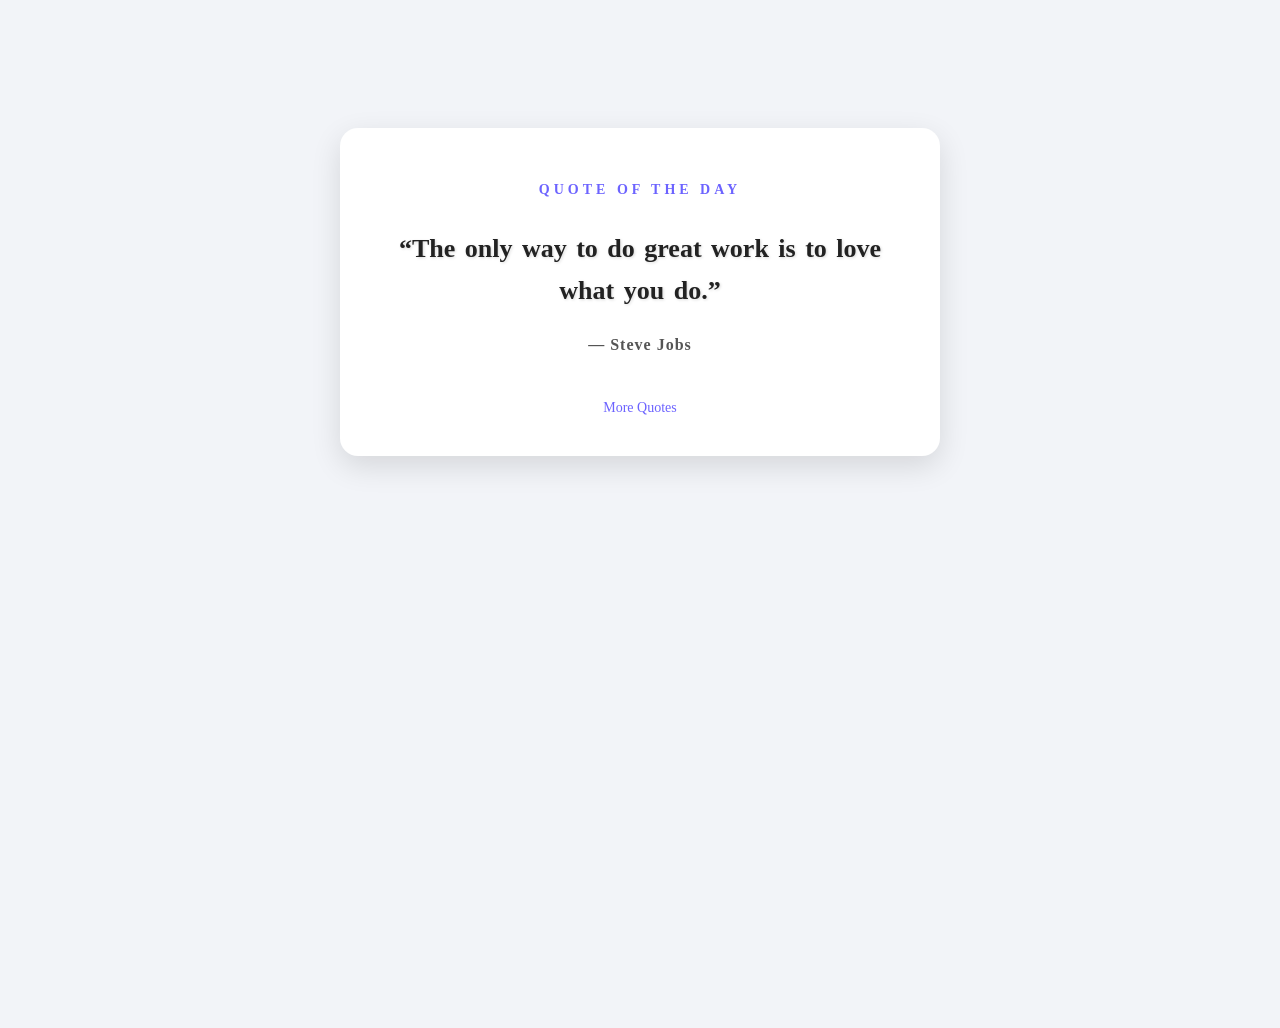
<file: index.html>
<!DOCTYPE html>
<html lang="en">
<head>
    <meta charset="UTF-8">
    <meta name="viewport" content="width=device-width, initial-scale=1.0">
    <title>Quote Card</title>

    <link rel="stylesheet" href="style.css">
</head>

<body>

    <main class="quote-card">

        <p class="label">Quote of the Day</p>

        <blockquote>
            “The only way to do great work is to love what you do.”
        </blockquote>

        <p class="author">— Steve Jobs</p>

        <a href="https://www.goodreads.com/quotes" class="more-quotes">More Quotes</a>

    </main>

</body>
</html>
</file>
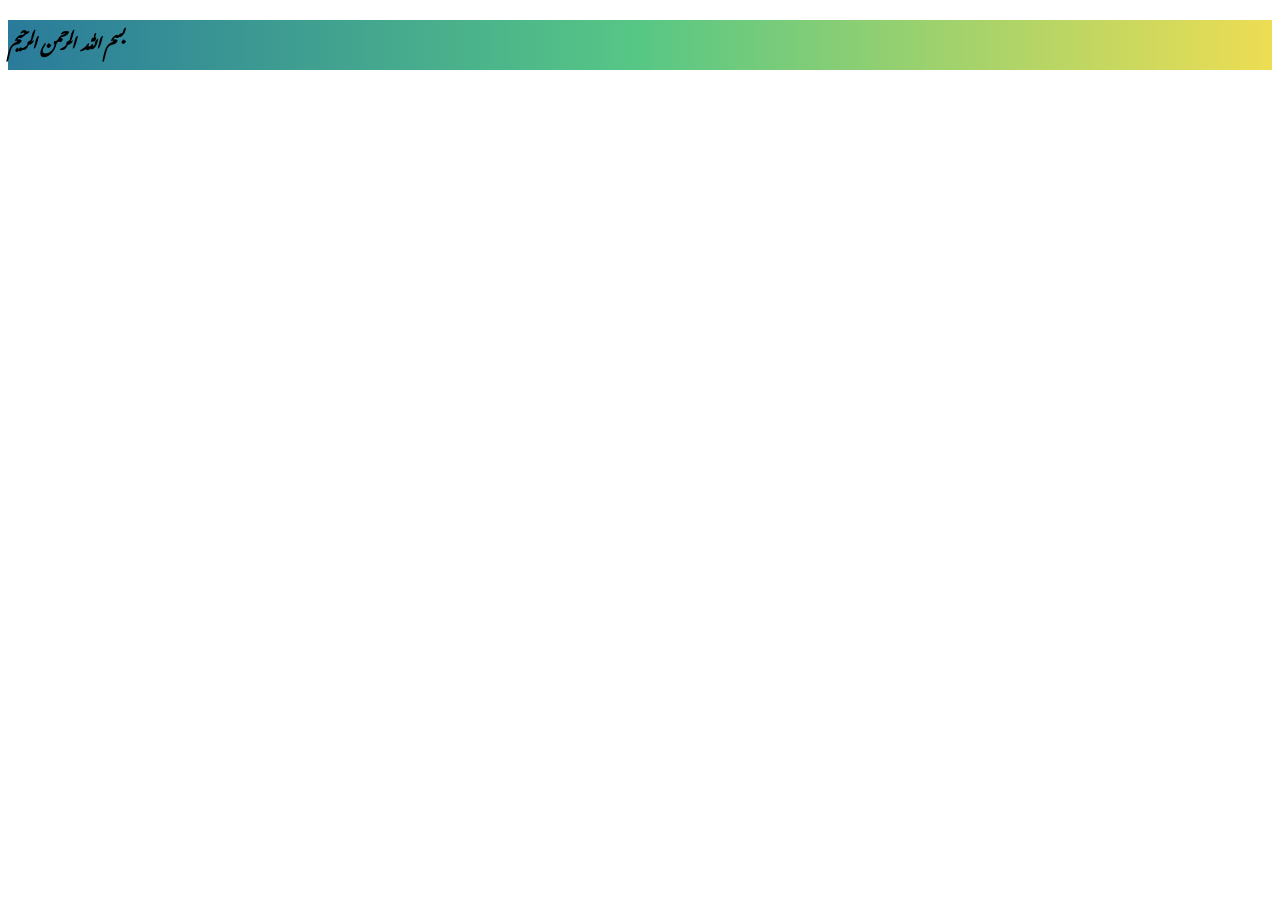
<file: New folder/index.html>
<!DOCTYPE html>
<html lang="en">
<head>
    <meta charset="UTF-8">
    <meta name="viewport" content="width=device-width, initial-scale=1.0">
    <title>Document</title>
    <link rel="stylesheet" href="style.css">

 <style>
@import url('https://fonts.googleapis.com/css2?family=Gulzar&display=swap');
</style>
</head>
<body>
    
    <p>    بسم الله الرحمن الرحيم

    </p>
</body>
</html>
</file>
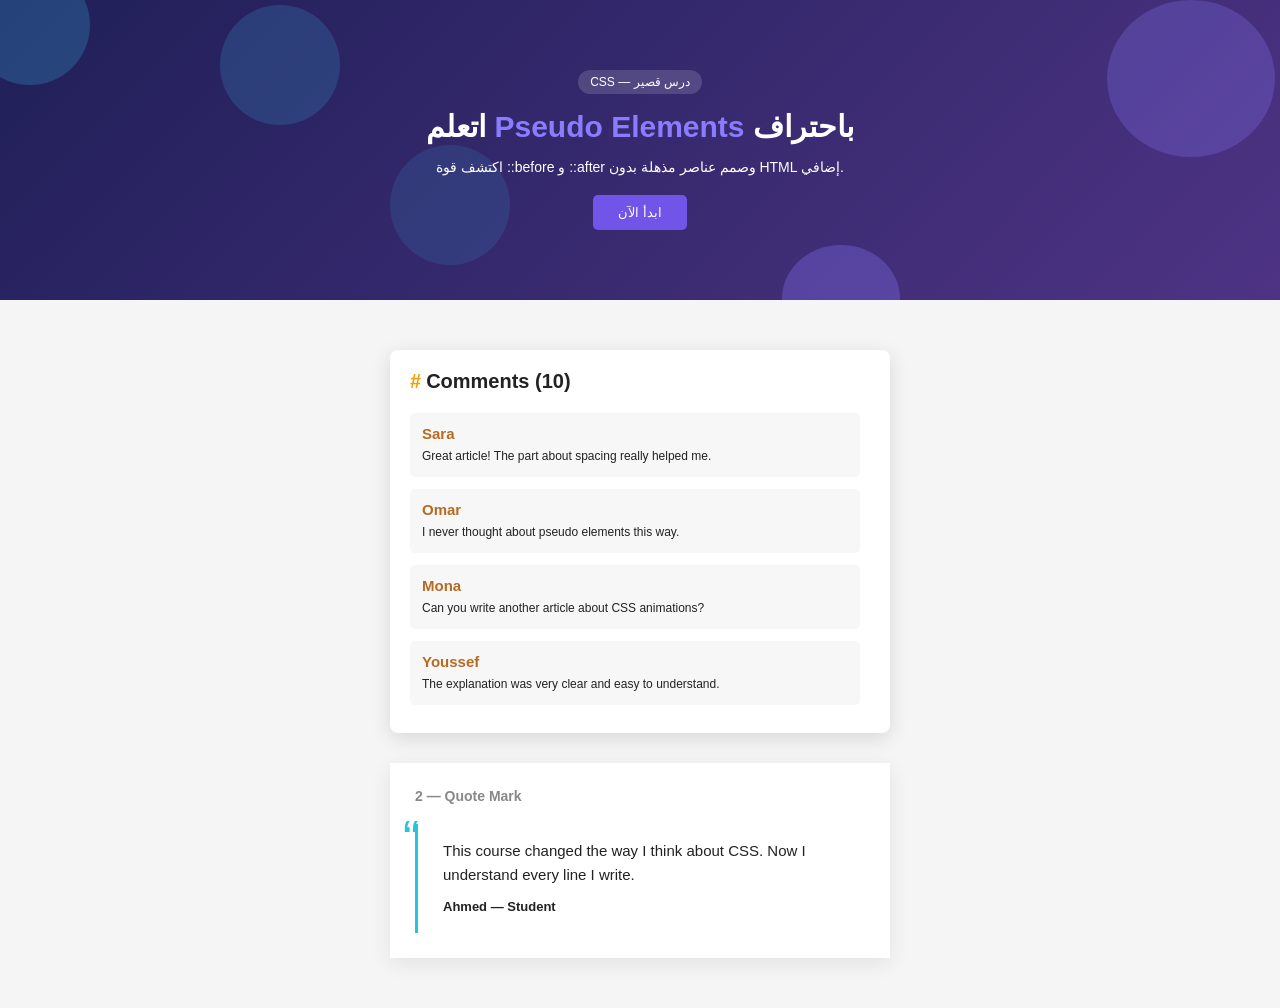
<file: task/index.html>
<!DOCTYPE html>
<html lang="en">
<head>
    <meta charset="UTF-8">
    <meta name="viewport" content="width=device-width, initial-scale=1.0">
    <title>Pseudo Elements Task</title>
    <link rel="stylesheet" href="style.css">
</head>

<body>

    <!-- Hero Section -->
    <section class="hero">

        <div class="hero-content">

            <span class="badge">CSS — درس قصير</span>

            <h1>
                اتعلم <span>Pseudo Elements</span> باحتراف
            </h1>

            <p>
                اكتشف قوة ::before و ::after
                وصمم عناصر مذهلة بدون HTML إضافي.
            </p>

            <button>ابدأ الآن</button>

        </div>

    </section>


    <!-- Comments Section -->
    <section class="comments-section">

        <div class="comments-card">

            <h2>Comments (10)</h2>

            <div class="comments-list">

                <div class="comment">
                    <h3>Sara</h3>
                    <p>
                        Great article! The part about spacing really helped me.
                    </p>
                </div>

                <div class="comment">
                    <h3>Omar</h3>
                    <p>
                        I never thought about pseudo elements this way.
                    </p>
                </div>

                <div class="comment">
                    <h3>Mona</h3>
                    <p>
                        Can you write another article about CSS animations?
                    </p>
                </div>

                <div class="comment">
                    <h3>Youssef</h3>
                    <p>
                        The explanation was very clear and easy to understand.
                    </p>
                </div>

                <div class="comment">
                    <h3>Ahmed</h3>
                    <p>
                        Now I finally understand how ::before works.
                    </p>
                </div>

                <div class="comment">
                    <h3>Nour</h3>
                    <p>
                        This is really useful for my frontend project.
                    </p>
                </div>

                <div class="comment">
                    <h3>Mahmoud</h3>
                    <p>
                        The examples made the concept much easier.
                    </p>
                </div>

                <div class="comment">
                    <h3>Menna</h3>
                    <p>
                        I learned something new today. Thank you!
                    </p>
                </div>

                <div class="comment">
                    <h3>Khaled</h3>
                    <p>
                        Waiting for the next CSS lesson.
                    </p>
                </div>

                <div class="comment">
                    <h3>Salma</h3>
                    <p>
                        Very nice explanation and beautiful design.
                    </p>
                </div>

            </div>

        </div>


        <!-- Quote Section -->
        <div class="quote-card">

            <h2>2 — Quote Mark</h2>

            <blockquote>
                This course changed the way I think about CSS.
                Now I understand every line I write.

                <cite>
                    Ahmed — Student
                </cite>
            </blockquote>

        </div>

    </section>

</body>
</html>
</file>
<file: style.css>
/* General Page */
body {
    margin: 0;
    min-height: 100vh;

    margin-top: 10%;
    background: #f2f4f8;

    
}


/* Quote Card */
.quote-card {
    width: 80%;
    max-width: 600px;
    min-width: 280px;
    min-height: 300px;
    margin: auto;

    padding: 40px 30px;
    box-sizing: border-box;

    background: white;

    text-align: center;

    border-radius: 18px;

    box-shadow: 0 10px 30px rgba(0, 0, 0, 0.12);
}


/* Small Title */
.label {
    margin-bottom: 30px;

    font-size: 14px;
    font-weight: bold;

    text-transform: uppercase;
    letter-spacing: 4px;

    color: #6c63ff;
}


/* Quote */
blockquote {
    margin: 0;

    font-size: 26px;
    font-weight: bold;

    line-height: 1.6;
    word-spacing: 3px;

    color: #222;

    text-shadow: 1px 1px 3px rgba(0, 0, 0, 0.15);
}


/* Author */
.author {
    margin-top: 25px;

    font-size: 16px;
    font-weight: bold;

    letter-spacing: 1px;

    color: #555;
}


/* Link */
.more-quotes {
    display: inline-block;

    margin-top: 30px;

    font-size: 14px;

    color: #6c63ff;

    text-decoration: none;
}

.more-quotes:hover {
    text-decoration: underline;
}
</file>
<file: New folder/style.css>
p{
    font-size: 20px;  font-family: "Gulzar", serif;
    font-weight: 600;
    background: #2A7B9B;
    height: 50px;
background: linear-gradient(90deg, rgba(42, 123, 155, 1) 0%, rgba(87, 199, 133, 1) 50%, rgba(237, 221, 83, 1) 100%);
    font-style: italic;
   
}
</file>
<file: task/style.css>
* {
    box-sizing: border-box;
    margin: 0;
    padding: 0;
}

body {
    font-family: Arial, sans-serif;
    background: #f5f5f5;
    color: #222;
}


/* =========================
   HERO SECTION
========================= */

.hero {
    height: 400px;
    position: relative;
    overflow: hidden;

    background:
        linear-gradient(
            135deg,
            rgba(20, 20, 80, 0.95),
            rgba(60, 30, 120, 0.9)
        );
}

.hero-content {
    position: relative;
    z-index: 2;

    text-align: center;
    padding-top: 70px;

    color: white;
}

.badge {
    display: inline-block;

    font-size: 12px;

    padding: 5px 12px;

    border-radius: 20px;

    background: rgba(255, 255, 255, 0.15);
}

.hero h1 {
    margin: 15px 0;

    font-size: 30px;
}

.hero h1 span {
    color: #8b7cff;
}

.hero p {
    font-size: 14px;

    margin-bottom: 20px;
}

.hero button {
    border: none;

    padding: 10px 25px;

    background: #7055e8;

    color: white;

    border-radius: 5px;

    cursor: pointer;
}

/* =========================
   CIRCLES USING PSEUDO ELEMENTS
========================= */

.hero {
    height: 300px;
    position: relative;
    overflow: hidden;

    background:
        linear-gradient(
            135deg,
            rgba(20, 20, 80, 0.95),
            rgba(60, 30, 120, 0.9)
        );
}


/* الدائرة الأولى + دوائر إضافية */

.hero::before {
    content: "";

    position: absolute;

    width: 120px;
    height: 120px;

    top: -35px;
    left: -30px;

    border-radius: 50%;

    background: rgba(55, 170, 220, 0.25);

    box-shadow:
        250px 40px 0 0 rgba(55, 170, 220, 0.20),
        420px 180px 0 0 rgba(55, 170, 220, 0.15);
}


/* الدائرة الثانية */

.hero::after {
    content: "";
    position: absolute;
    width: 168px;
    height: 157px;
    top: 0px;
    right: 5px;
    border-radius: 50%;
    background: rgba(139, 124, 255, 0.25);
    box-shadow: -350px 220px 0 -25px rgba(139, 124, 255, 0.30);
}



/* =========================
   COMMENTS SECTION
========================= */

.comments-section {
    width: 500px;

    max-width: 90%;

    margin: 50px auto;
}


/* =========================
   COMMENTS CARD
========================= */

.comments-card {
    background: white;

    padding: 20px;

    border-radius: 8px;

    box-shadow:
        0 5px 20px rgba(0, 0, 0, 0.12);
}


/* Comments Title */

.comments-card h2 {
    font-size: 20px;

    margin-bottom: 20px;
}


/* Pseudo Element */

.comments-card h2::before {
    content: "#";

    color: #f0a000;

    margin-right: 5px;
}


/* =========================
   COMMENTS SCROLL
========================= */

.comments-list {
    max-height: 300px;

    overflow-y: auto;

    padding-right: 10px;
}


/* Scrollbar */

.comments-list::-webkit-scrollbar {
    width: 6px;
}

.comments-list::-webkit-scrollbar-thumb {
    background: #888;

    border-radius: 10px;
}


/* =========================
   COMMENT
========================= */

.comment {
    background: #f7f7f7;

    padding: 12px;

    margin-bottom: 12px;

    border-radius: 5px;
}

.comment h3 {
    color: #b66b20;

    font-size: 15px;

    margin-bottom: 5px;
}

.comment p {
    font-size: 12px;

    line-height: 1.5;
}


/* =========================
   QUOTE CARD
========================= */

.quote-card {
    margin-top: 30px;

    background: white;

    padding: 25px;

    box-shadow:
        0 5px 20px rgba(0, 0, 0, 0.08);
}

.quote-card h2 {
    font-size: 14px;

    color: #888;

    margin-bottom: 20px;
}


/* =========================
   BLOCKQUOTE
========================= */

blockquote {
    position: relative;

    padding: 15px 20px 15px 25px;

    border-left: 3px solid #27c4dc;

    font-size: 15px;

    line-height: 1.6;
}


/* Pseudo Element */

blockquote::before {
    content: "“";

    position: absolute;

    left: -15px;

    top: -25px;

    font-size: 50px;

    color: #27c4dc;
}


/* =========================
   CITE
========================= */

cite {
    display: block;

    margin-top: 10px;

    font-size: 13px;

    font-weight: bold;

    font-style: normal;
}


/* =========================
   RESPONSIVE
========================= */

@media (max-width: 600px) {

    .comments-section {
        width: 90%;
    }

    .hero h1 {
        font-size: 24px;
    }

    .hero p {
        padding: 0 20px;
    }
}
</file>
